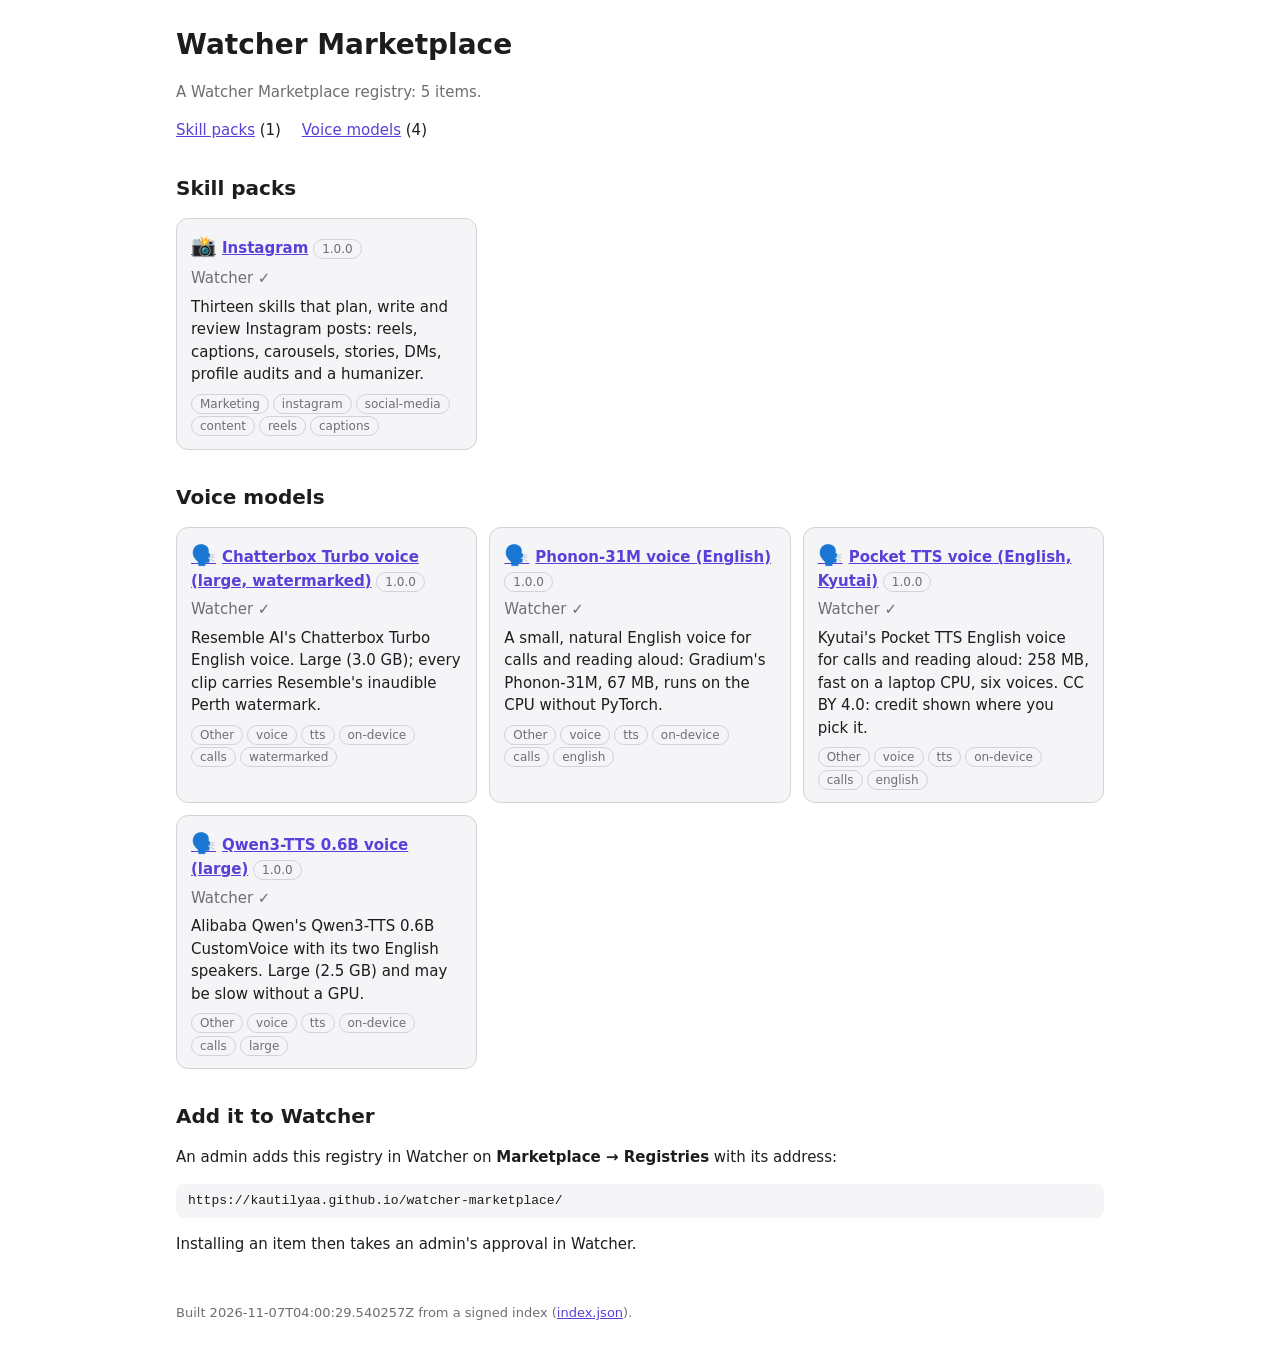
<file: docs/index.html>
<!doctype html>
<html lang="en">
<head>
<meta charset="utf-8">
<meta name="viewport" content="width=device-width, initial-scale=1">
<meta http-equiv="Content-Security-Policy" content="default-src 'none'; img-src 'self'; style-src 'self'">
<meta name="referrer" content="no-referrer">
<title>Watcher Marketplace</title>
<link rel="stylesheet" href="catalog.css">
</head>
<body>
<header>
<h1>Watcher Marketplace</h1>
<p class="muted">A Watcher Marketplace registry: 5 items.</p>
</header>
<main>
<nav><ul>
<li><a href="#skill_pack">Skill packs</a> (1)</li>
<li><a href="#voice_model">Voice models</a> (4)</li>
</ul></nav>
<section id="skill_pack">
<h2>Skill packs</h2>
<ul class="cards">
<li class="card">
<a href="items/watcher/instagram/index.html"><span class="icon">📸</span><b>Instagram</b></a> <span class="pill">1.0.0</span>
<p class="muted">Watcher ✓</p>
<p>Thirteen skills that plan, write and review Instagram posts: reels, captions, carousels, stories, DMs, profile audits and a humanizer.</p>
<p><span class="pill">Marketing</span><span class="pill">instagram</span><span class="pill">social-media</span><span class="pill">content</span><span class="pill">reels</span><span class="pill">captions</span></p>
</li>
</ul>
</section>
<section id="voice_model">
<h2>Voice models</h2>
<ul class="cards">
<li class="card">
<a href="items/watcher/voice-chatterbox-turbo/index.html"><span class="icon">🗣️</span><b>Chatterbox Turbo voice (large, watermarked)</b></a> <span class="pill">1.0.0</span>
<p class="muted">Watcher ✓</p>
<p>Resemble AI&#x27;s Chatterbox Turbo English voice. Large (3.0 GB); every clip carries Resemble&#x27;s inaudible Perth watermark.</p>
<p><span class="pill">Other</span><span class="pill">voice</span><span class="pill">tts</span><span class="pill">on-device</span><span class="pill">calls</span><span class="pill">watermarked</span></p>
</li>
<li class="card">
<a href="items/watcher/voice-phonon-31m/index.html"><span class="icon">🗣️</span><b>Phonon-31M voice (English)</b></a> <span class="pill">1.0.0</span>
<p class="muted">Watcher ✓</p>
<p>A small, natural English voice for calls and reading aloud: Gradium&#x27;s Phonon-31M, 67 MB, runs on the CPU without PyTorch.</p>
<p><span class="pill">Other</span><span class="pill">voice</span><span class="pill">tts</span><span class="pill">on-device</span><span class="pill">calls</span><span class="pill">english</span></p>
</li>
<li class="card">
<a href="items/watcher/voice-pocket-tts/index.html"><span class="icon">🗣️</span><b>Pocket TTS voice (English, Kyutai)</b></a> <span class="pill">1.0.0</span>
<p class="muted">Watcher ✓</p>
<p>Kyutai&#x27;s Pocket TTS English voice for calls and reading aloud: 258 MB, fast on a laptop CPU, six voices. CC BY 4.0: credit shown where you pick it.</p>
<p><span class="pill">Other</span><span class="pill">voice</span><span class="pill">tts</span><span class="pill">on-device</span><span class="pill">calls</span><span class="pill">english</span></p>
</li>
<li class="card">
<a href="items/watcher/voice-qwen3-tts-0-6b/index.html"><span class="icon">🗣️</span><b>Qwen3-TTS 0.6B voice (large)</b></a> <span class="pill">1.0.0</span>
<p class="muted">Watcher ✓</p>
<p>Alibaba Qwen&#x27;s Qwen3-TTS 0.6B CustomVoice with its two English speakers. Large (2.5 GB) and may be slow without a GPU.</p>
<p><span class="pill">Other</span><span class="pill">voice</span><span class="pill">tts</span><span class="pill">on-device</span><span class="pill">calls</span><span class="pill">large</span></p>
</li>
</ul>
</section>
<section class="add">
<h2>Add it to Watcher</h2>
<p>An admin adds this registry in Watcher on <b>Marketplace → Registries</b> with its address:</p>
<pre>https://kautilyaa.github.io/watcher-marketplace/</pre>
<p>Installing an item then takes an admin's approval in Watcher.</p>
</section>
</main>
<footer>Built 2026-11-07T04:00:29.540257Z from a signed index (<a href="index.json">index.json</a>).</footer>
</body>
</html>
</file>
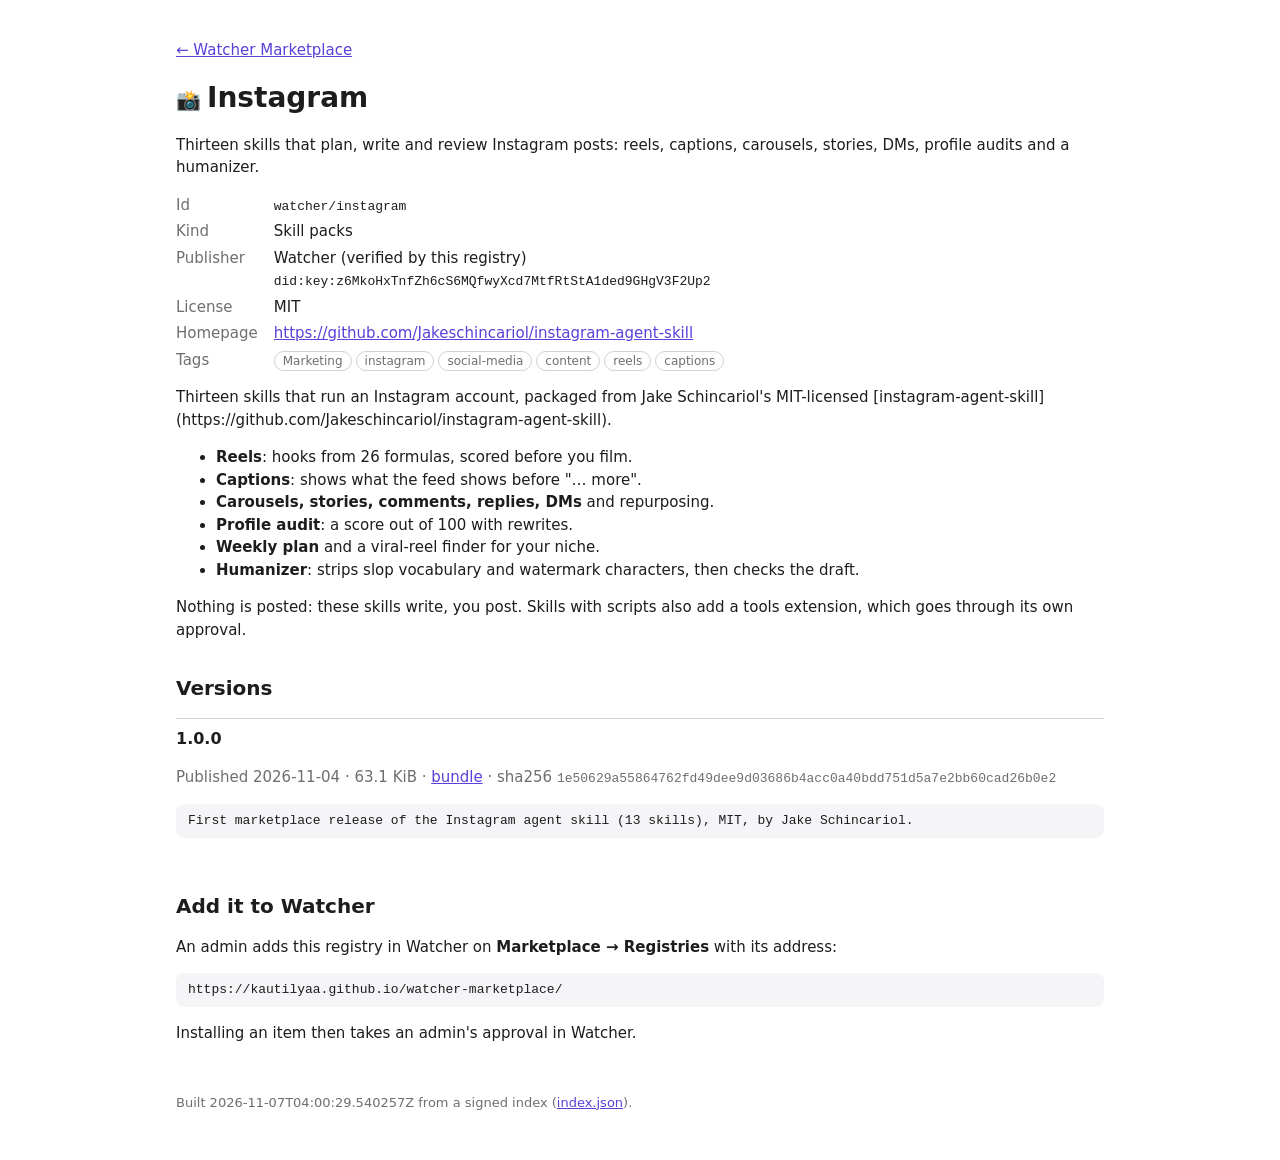
<file: docs/items/watcher/instagram/index.html>
<!doctype html>
<html lang="en">
<head>
<meta charset="utf-8">
<meta name="viewport" content="width=device-width, initial-scale=1">
<meta http-equiv="Content-Security-Policy" content="default-src 'none'; img-src 'self'; style-src 'self'">
<meta name="referrer" content="no-referrer">
<title>Instagram · Watcher Marketplace</title>
<link rel="stylesheet" href="../../../catalog.css">
</head>
<body>
<header>
<p><a href="../../../index.html">← Watcher Marketplace</a></p>
<h1><span class="icon">📸</span>Instagram</h1>
<p>Thirteen skills that plan, write and review Instagram posts: reels, captions, carousels, stories, DMs, profile audits and a humanizer.</p>
</header>
<main>
<dl class="facts">
<dt>Id</dt><dd><code>watcher/instagram</code></dd>
<dt>Kind</dt><dd>Skill packs</dd>
<dt>Publisher</dt><dd>Watcher (verified by this registry)<br><code>did:key:z6MkoHxTnfZh6cS6MQfwyXcd7MtfRtStA1ded9GHgV3F2Up2</code></dd>
<dt>License</dt><dd>MIT</dd>
<dt>Homepage</dt><dd><a href="https://github.com/Jakeschincariol/instagram-agent-skill" rel="noopener noreferrer nofollow">https://github.com/Jakeschincariol/instagram-agent-skill</a></dd>
<dt>Tags</dt><dd><span class="pill">Marketing</span><span class="pill">instagram</span><span class="pill">social-media</span><span class="pill">content</span><span class="pill">reels</span><span class="pill">captions</span></dd>
</dl>
<section class="description">
<p>Thirteen skills that run an Instagram account, packaged from Jake Schincariol&#x27;s MIT-licensed [instagram-agent-skill](https://github.com/Jakeschincariol/instagram-agent-skill).</p>
<ul><li><strong>Reels</strong>: hooks from 26 formulas, scored before you film.</li><li><strong>Captions</strong>: shows what the feed shows before &quot;… more&quot;.</li><li><strong>Carousels, stories, comments, replies, DMs</strong> and repurposing.</li><li><strong>Profile audit</strong>: a score out of 100 with rewrites.</li><li><strong>Weekly plan</strong> and a viral-reel finder for your niche.</li><li><strong>Humanizer</strong>: strips slop vocabulary and watermark characters, then checks the draft.</li></ul>
<p>Nothing is posted: these skills write, you post. Skills with scripts also add a tools extension, which goes through its own approval.</p>
</section>
<h2>Versions</h2>
<ol class="versions">
<li>
<h3>1.0.0</h3>
<p class="muted">Published 2026-11-04 · 63.1 KiB · <a href="../../../bundles/watcher/instagram/1.0.0.tar.gz">bundle</a> · sha256 <code>1e50629a55864762fd49dee9d03686b4acc0a40bdd751d5a7e2bb60cad26b0e2</code></p>
<pre>First marketplace release of the Instagram agent skill (13 skills), MIT, by Jake Schincariol.</pre>
</li>
</ol>
<section class="add">
<h2>Add it to Watcher</h2>
<p>An admin adds this registry in Watcher on <b>Marketplace → Registries</b> with its address:</p>
<pre>https://kautilyaa.github.io/watcher-marketplace/</pre>
<p>Installing an item then takes an admin's approval in Watcher.</p>
</section>
</main>
<footer>Built 2026-11-07T04:00:29.540257Z from a signed index (<a href="../../../index.json">index.json</a>).</footer>
</body>
</html>
</file>
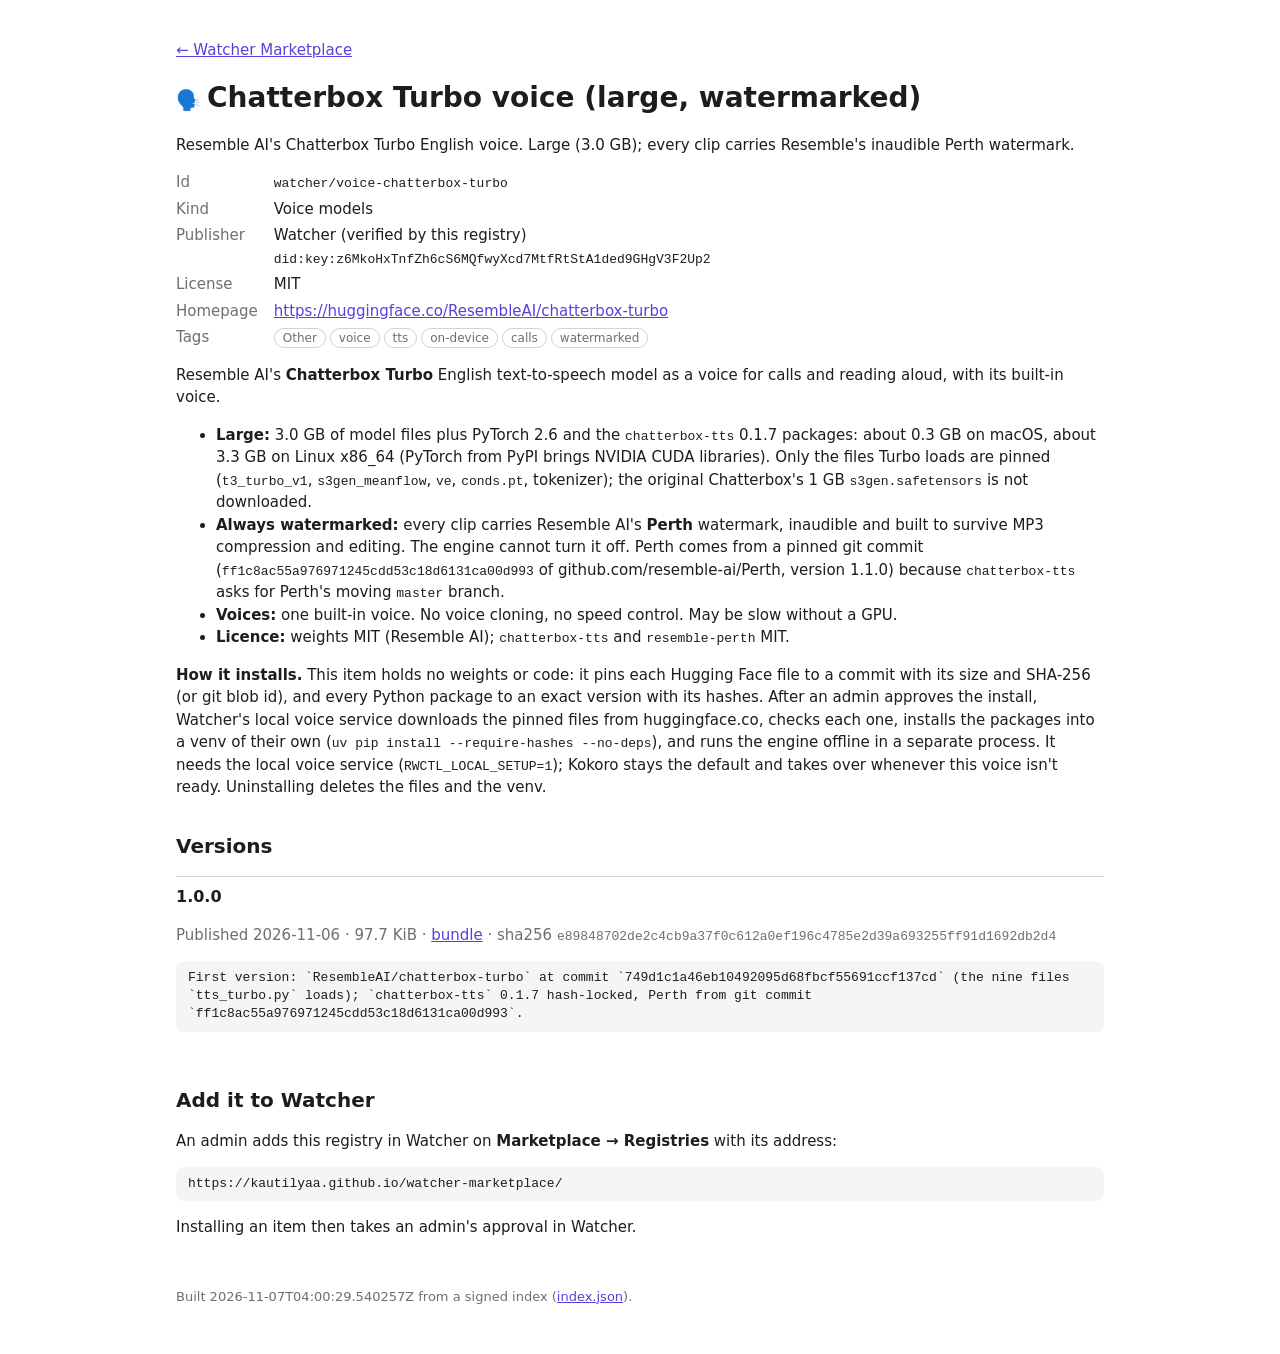
<file: docs/items/watcher/voice-chatterbox-turbo/index.html>
<!doctype html>
<html lang="en">
<head>
<meta charset="utf-8">
<meta name="viewport" content="width=device-width, initial-scale=1">
<meta http-equiv="Content-Security-Policy" content="default-src 'none'; img-src 'self'; style-src 'self'">
<meta name="referrer" content="no-referrer">
<title>Chatterbox Turbo voice (large, watermarked) · Watcher Marketplace</title>
<link rel="stylesheet" href="../../../catalog.css">
</head>
<body>
<header>
<p><a href="../../../index.html">← Watcher Marketplace</a></p>
<h1><span class="icon">🗣️</span>Chatterbox Turbo voice (large, watermarked)</h1>
<p>Resemble AI&#x27;s Chatterbox Turbo English voice. Large (3.0 GB); every clip carries Resemble&#x27;s inaudible Perth watermark.</p>
</header>
<main>
<dl class="facts">
<dt>Id</dt><dd><code>watcher/voice-chatterbox-turbo</code></dd>
<dt>Kind</dt><dd>Voice models</dd>
<dt>Publisher</dt><dd>Watcher (verified by this registry)<br><code>did:key:z6MkoHxTnfZh6cS6MQfwyXcd7MtfRtStA1ded9GHgV3F2Up2</code></dd>
<dt>License</dt><dd>MIT</dd>
<dt>Homepage</dt><dd><a href="https://huggingface.co/ResembleAI/chatterbox-turbo" rel="noopener noreferrer nofollow">https://huggingface.co/ResembleAI/chatterbox-turbo</a></dd>
<dt>Tags</dt><dd><span class="pill">Other</span><span class="pill">voice</span><span class="pill">tts</span><span class="pill">on-device</span><span class="pill">calls</span><span class="pill">watermarked</span></dd>
</dl>
<section class="description">
<p>Resemble AI&#x27;s <strong>Chatterbox Turbo</strong> English text-to-speech model as a voice for calls and reading aloud, with its built-in voice.</p>
<ul><li><strong>Large:</strong> 3.0 GB of model files plus PyTorch 2.6 and the <code>chatterbox-tts</code> 0.1.7 packages: about 0.3 GB on macOS, about 3.3 GB on Linux x86_64 (PyTorch from PyPI brings NVIDIA CUDA libraries). Only the files Turbo loads are pinned (<code>t3_turbo_v1</code>, <code>s3gen_meanflow</code>, <code>ve</code>, <code>conds.pt</code>, tokenizer); the original Chatterbox&#x27;s 1 GB <code>s3gen.safetensors</code> is not downloaded.</li><li><strong>Always watermarked:</strong> every clip carries Resemble AI&#x27;s <strong>Perth</strong> watermark, inaudible and built to survive MP3 compression and editing. The engine cannot turn it off. Perth comes from a pinned git commit (<code>ff1c8ac55a976971245cdd53c18d6131ca00d993</code> of github.com/resemble-ai/Perth, version 1.1.0) because <code>chatterbox-tts</code> asks for Perth&#x27;s moving <code>master</code> branch.</li><li><strong>Voices:</strong> one built-in voice. No voice cloning, no speed control. May be slow without a GPU.</li><li><strong>Licence:</strong> weights MIT (Resemble AI); <code>chatterbox-tts</code> and <code>resemble-perth</code> MIT.</li></ul>
<p><strong>How it installs.</strong> This item holds no weights or code: it pins each Hugging Face file to a commit with its size and SHA-256 (or git blob id), and every Python package to an exact version with its hashes. After an admin approves the install, Watcher&#x27;s local voice service downloads the pinned files from huggingface.co, checks each one, installs the packages into a venv of their own (<code>uv pip install --require-hashes --no-deps</code>), and runs the engine offline in a separate process. It needs the local voice service (<code>RWCTL_LOCAL_SETUP=1</code>); Kokoro stays the default and takes over whenever this voice isn&#x27;t ready. Uninstalling deletes the files and the venv.</p>
</section>
<h2>Versions</h2>
<ol class="versions">
<li>
<h3>1.0.0</h3>
<p class="muted">Published 2026-11-06 · 97.7 KiB · <a href="../../../bundles/watcher/voice-chatterbox-turbo/1.0.0.tar.gz">bundle</a> · sha256 <code>e89848702de2c4cb9a37f0c612a0ef196c4785e2d39a693255ff91d1692db2d4</code></p>
<pre>First version: `ResembleAI/chatterbox-turbo` at commit `749d1c1a46eb10492095d68fbcf55691ccf137cd` (the nine files `tts_turbo.py` loads); `chatterbox-tts` 0.1.7 hash-locked, Perth from git commit `ff1c8ac55a976971245cdd53c18d6131ca00d993`.</pre>
</li>
</ol>
<section class="add">
<h2>Add it to Watcher</h2>
<p>An admin adds this registry in Watcher on <b>Marketplace → Registries</b> with its address:</p>
<pre>https://kautilyaa.github.io/watcher-marketplace/</pre>
<p>Installing an item then takes an admin's approval in Watcher.</p>
</section>
</main>
<footer>Built 2026-11-07T04:00:29.540257Z from a signed index (<a href="../../../index.json">index.json</a>).</footer>
</body>
</html>
</file>
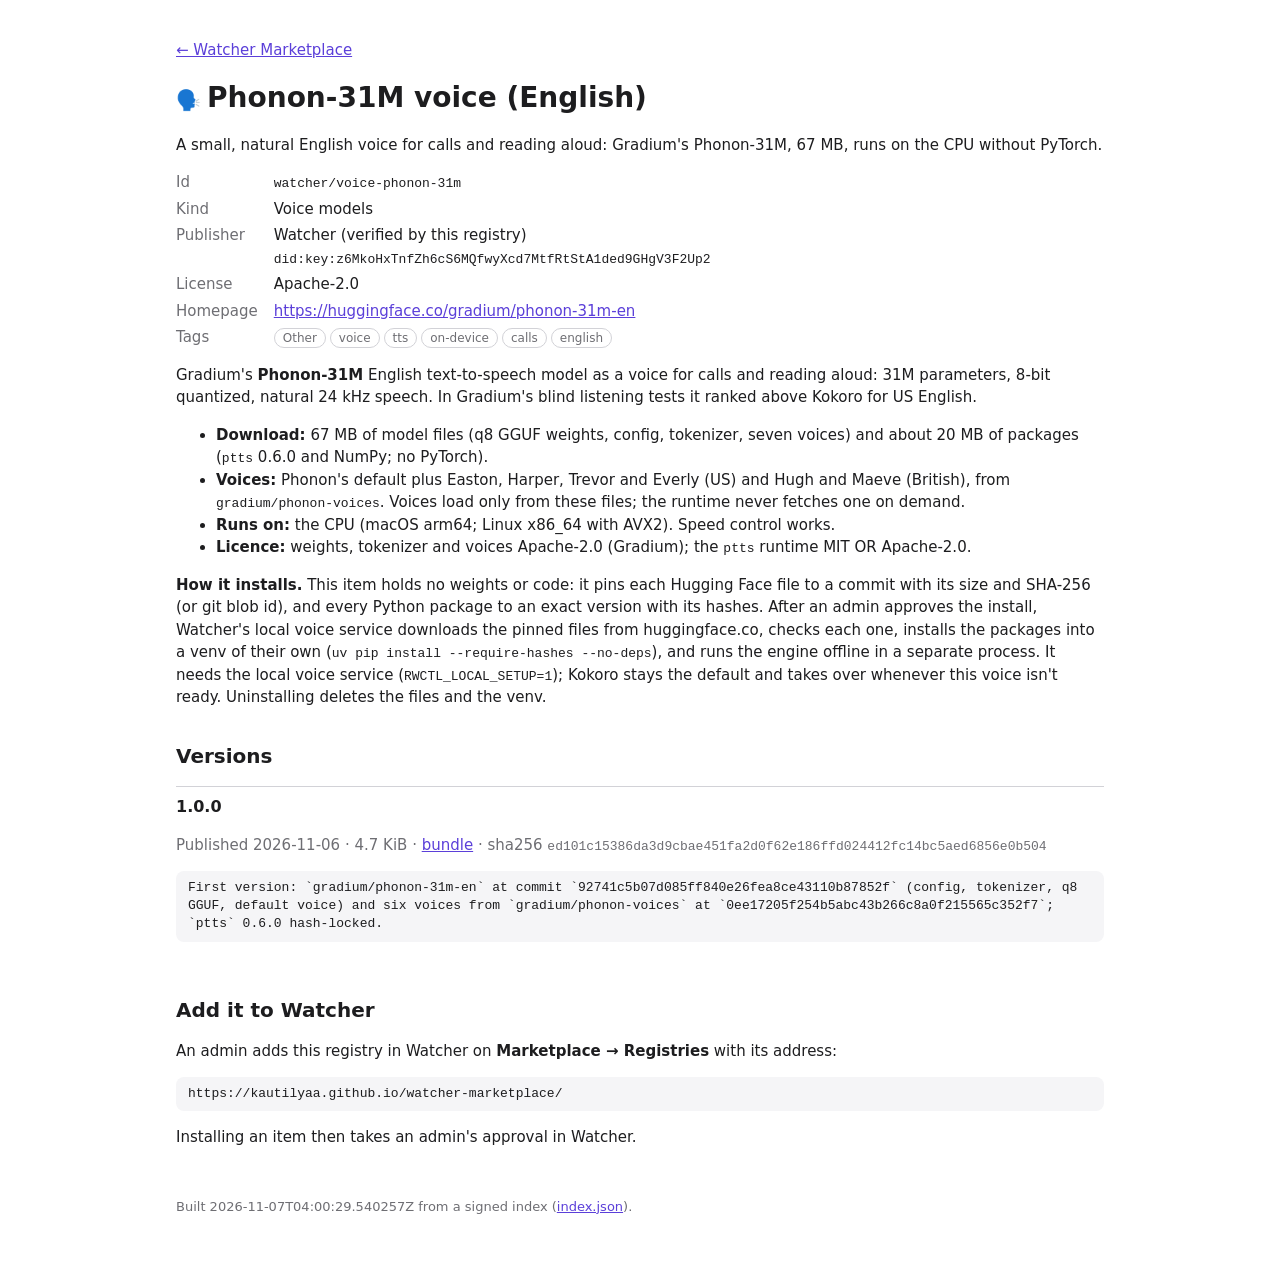
<file: docs/items/watcher/voice-phonon-31m/index.html>
<!doctype html>
<html lang="en">
<head>
<meta charset="utf-8">
<meta name="viewport" content="width=device-width, initial-scale=1">
<meta http-equiv="Content-Security-Policy" content="default-src 'none'; img-src 'self'; style-src 'self'">
<meta name="referrer" content="no-referrer">
<title>Phonon-31M voice (English) · Watcher Marketplace</title>
<link rel="stylesheet" href="../../../catalog.css">
</head>
<body>
<header>
<p><a href="../../../index.html">← Watcher Marketplace</a></p>
<h1><span class="icon">🗣️</span>Phonon-31M voice (English)</h1>
<p>A small, natural English voice for calls and reading aloud: Gradium&#x27;s Phonon-31M, 67 MB, runs on the CPU without PyTorch.</p>
</header>
<main>
<dl class="facts">
<dt>Id</dt><dd><code>watcher/voice-phonon-31m</code></dd>
<dt>Kind</dt><dd>Voice models</dd>
<dt>Publisher</dt><dd>Watcher (verified by this registry)<br><code>did:key:z6MkoHxTnfZh6cS6MQfwyXcd7MtfRtStA1ded9GHgV3F2Up2</code></dd>
<dt>License</dt><dd>Apache-2.0</dd>
<dt>Homepage</dt><dd><a href="https://huggingface.co/gradium/phonon-31m-en" rel="noopener noreferrer nofollow">https://huggingface.co/gradium/phonon-31m-en</a></dd>
<dt>Tags</dt><dd><span class="pill">Other</span><span class="pill">voice</span><span class="pill">tts</span><span class="pill">on-device</span><span class="pill">calls</span><span class="pill">english</span></dd>
</dl>
<section class="description">
<p>Gradium&#x27;s <strong>Phonon-31M</strong> English text-to-speech model as a voice for calls and reading aloud: 31M parameters, 8-bit quantized, natural 24 kHz speech. In Gradium&#x27;s blind listening tests it ranked above Kokoro for US English.</p>
<ul><li><strong>Download:</strong> 67 MB of model files (q8 GGUF weights, config, tokenizer, seven voices) and about 20 MB of packages (<code>ptts</code> 0.6.0 and NumPy; no PyTorch).</li><li><strong>Voices:</strong> Phonon&#x27;s default plus Easton, Harper, Trevor and Everly (US) and Hugh and Maeve (British), from <code>gradium/phonon-voices</code>. Voices load only from these files; the runtime never fetches one on demand.</li><li><strong>Runs on:</strong> the CPU (macOS arm64; Linux x86_64 with AVX2). Speed control works.</li><li><strong>Licence:</strong> weights, tokenizer and voices Apache-2.0 (Gradium); the <code>ptts</code> runtime MIT OR Apache-2.0.</li></ul>
<p><strong>How it installs.</strong> This item holds no weights or code: it pins each Hugging Face file to a commit with its size and SHA-256 (or git blob id), and every Python package to an exact version with its hashes. After an admin approves the install, Watcher&#x27;s local voice service downloads the pinned files from huggingface.co, checks each one, installs the packages into a venv of their own (<code>uv pip install --require-hashes --no-deps</code>), and runs the engine offline in a separate process. It needs the local voice service (<code>RWCTL_LOCAL_SETUP=1</code>); Kokoro stays the default and takes over whenever this voice isn&#x27;t ready. Uninstalling deletes the files and the venv.</p>
</section>
<h2>Versions</h2>
<ol class="versions">
<li>
<h3>1.0.0</h3>
<p class="muted">Published 2026-11-06 · 4.7 KiB · <a href="../../../bundles/watcher/voice-phonon-31m/1.0.0.tar.gz">bundle</a> · sha256 <code>ed101c15386da3d9cbae451fa2d0f62e186ffd024412fc14bc5aed6856e0b504</code></p>
<pre>First version: `gradium/phonon-31m-en` at commit `92741c5b07d085ff840e26fea8ce43110b87852f` (config, tokenizer, q8 GGUF, default voice) and six voices from `gradium/phonon-voices` at `0ee17205f254b5abc43b266c8a0f215565c352f7`; `ptts` 0.6.0 hash-locked.</pre>
</li>
</ol>
<section class="add">
<h2>Add it to Watcher</h2>
<p>An admin adds this registry in Watcher on <b>Marketplace → Registries</b> with its address:</p>
<pre>https://kautilyaa.github.io/watcher-marketplace/</pre>
<p>Installing an item then takes an admin's approval in Watcher.</p>
</section>
</main>
<footer>Built 2026-11-07T04:00:29.540257Z from a signed index (<a href="../../../index.json">index.json</a>).</footer>
</body>
</html>
</file>
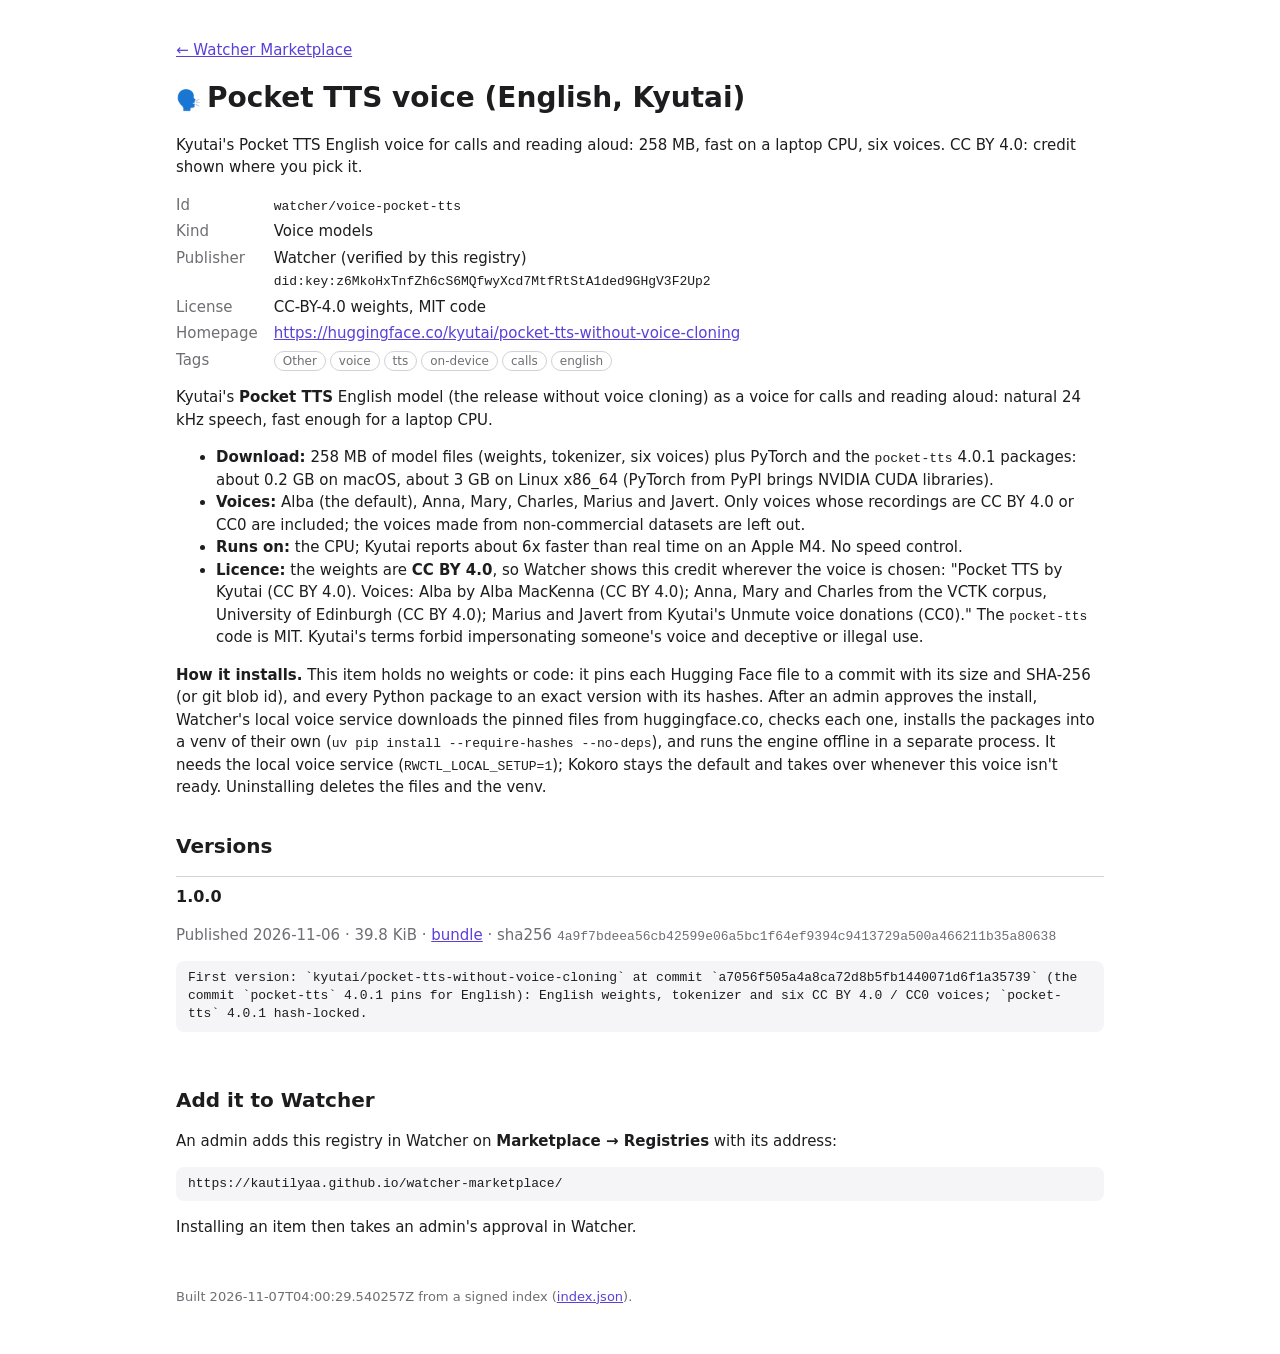
<file: docs/items/watcher/voice-pocket-tts/index.html>
<!doctype html>
<html lang="en">
<head>
<meta charset="utf-8">
<meta name="viewport" content="width=device-width, initial-scale=1">
<meta http-equiv="Content-Security-Policy" content="default-src 'none'; img-src 'self'; style-src 'self'">
<meta name="referrer" content="no-referrer">
<title>Pocket TTS voice (English, Kyutai) · Watcher Marketplace</title>
<link rel="stylesheet" href="../../../catalog.css">
</head>
<body>
<header>
<p><a href="../../../index.html">← Watcher Marketplace</a></p>
<h1><span class="icon">🗣️</span>Pocket TTS voice (English, Kyutai)</h1>
<p>Kyutai&#x27;s Pocket TTS English voice for calls and reading aloud: 258 MB, fast on a laptop CPU, six voices. CC BY 4.0: credit shown where you pick it.</p>
</header>
<main>
<dl class="facts">
<dt>Id</dt><dd><code>watcher/voice-pocket-tts</code></dd>
<dt>Kind</dt><dd>Voice models</dd>
<dt>Publisher</dt><dd>Watcher (verified by this registry)<br><code>did:key:z6MkoHxTnfZh6cS6MQfwyXcd7MtfRtStA1ded9GHgV3F2Up2</code></dd>
<dt>License</dt><dd>CC-BY-4.0 weights, MIT code</dd>
<dt>Homepage</dt><dd><a href="https://huggingface.co/kyutai/pocket-tts-without-voice-cloning" rel="noopener noreferrer nofollow">https://huggingface.co/kyutai/pocket-tts-without-voice-cloning</a></dd>
<dt>Tags</dt><dd><span class="pill">Other</span><span class="pill">voice</span><span class="pill">tts</span><span class="pill">on-device</span><span class="pill">calls</span><span class="pill">english</span></dd>
</dl>
<section class="description">
<p>Kyutai&#x27;s <strong>Pocket TTS</strong> English model (the release without voice cloning) as a voice for calls and reading aloud: natural 24 kHz speech, fast enough for a laptop CPU.</p>
<ul><li><strong>Download:</strong> 258 MB of model files (weights, tokenizer, six voices) plus PyTorch and the <code>pocket-tts</code> 4.0.1 packages: about 0.2 GB on macOS, about 3 GB on Linux x86_64 (PyTorch from PyPI brings NVIDIA CUDA libraries).</li><li><strong>Voices:</strong> Alba (the default), Anna, Mary, Charles, Marius and Javert. Only voices whose recordings are CC BY 4.0 or CC0 are included; the voices made from non-commercial datasets are left out.</li><li><strong>Runs on:</strong> the CPU; Kyutai reports about 6x faster than real time on an Apple M4. No speed control.</li><li><strong>Licence:</strong> the weights are <strong>CC BY 4.0</strong>, so Watcher shows this credit wherever the voice is chosen: &quot;Pocket TTS by Kyutai (CC BY 4.0). Voices: Alba by Alba MacKenna (CC BY 4.0); Anna, Mary and Charles from the VCTK corpus, University of Edinburgh (CC BY 4.0); Marius and Javert from Kyutai&#x27;s Unmute voice donations (CC0).&quot; The <code>pocket-tts</code> code is MIT. Kyutai&#x27;s terms forbid impersonating someone&#x27;s voice and deceptive or illegal use.</li></ul>
<p><strong>How it installs.</strong> This item holds no weights or code: it pins each Hugging Face file to a commit with its size and SHA-256 (or git blob id), and every Python package to an exact version with its hashes. After an admin approves the install, Watcher&#x27;s local voice service downloads the pinned files from huggingface.co, checks each one, installs the packages into a venv of their own (<code>uv pip install --require-hashes --no-deps</code>), and runs the engine offline in a separate process. It needs the local voice service (<code>RWCTL_LOCAL_SETUP=1</code>); Kokoro stays the default and takes over whenever this voice isn&#x27;t ready. Uninstalling deletes the files and the venv.</p>
</section>
<h2>Versions</h2>
<ol class="versions">
<li>
<h3>1.0.0</h3>
<p class="muted">Published 2026-11-06 · 39.8 KiB · <a href="../../../bundles/watcher/voice-pocket-tts/1.0.0.tar.gz">bundle</a> · sha256 <code>4a9f7bdeea56cb42599e06a5bc1f64ef9394c9413729a500a466211b35a80638</code></p>
<pre>First version: `kyutai/pocket-tts-without-voice-cloning` at commit `a7056f505a4a8ca72d8b5fb1440071d6f1a35739` (the commit `pocket-tts` 4.0.1 pins for English): English weights, tokenizer and six CC BY 4.0 / CC0 voices; `pocket-tts` 4.0.1 hash-locked.</pre>
</li>
</ol>
<section class="add">
<h2>Add it to Watcher</h2>
<p>An admin adds this registry in Watcher on <b>Marketplace → Registries</b> with its address:</p>
<pre>https://kautilyaa.github.io/watcher-marketplace/</pre>
<p>Installing an item then takes an admin's approval in Watcher.</p>
</section>
</main>
<footer>Built 2026-11-07T04:00:29.540257Z from a signed index (<a href="../../../index.json">index.json</a>).</footer>
</body>
</html>
</file>
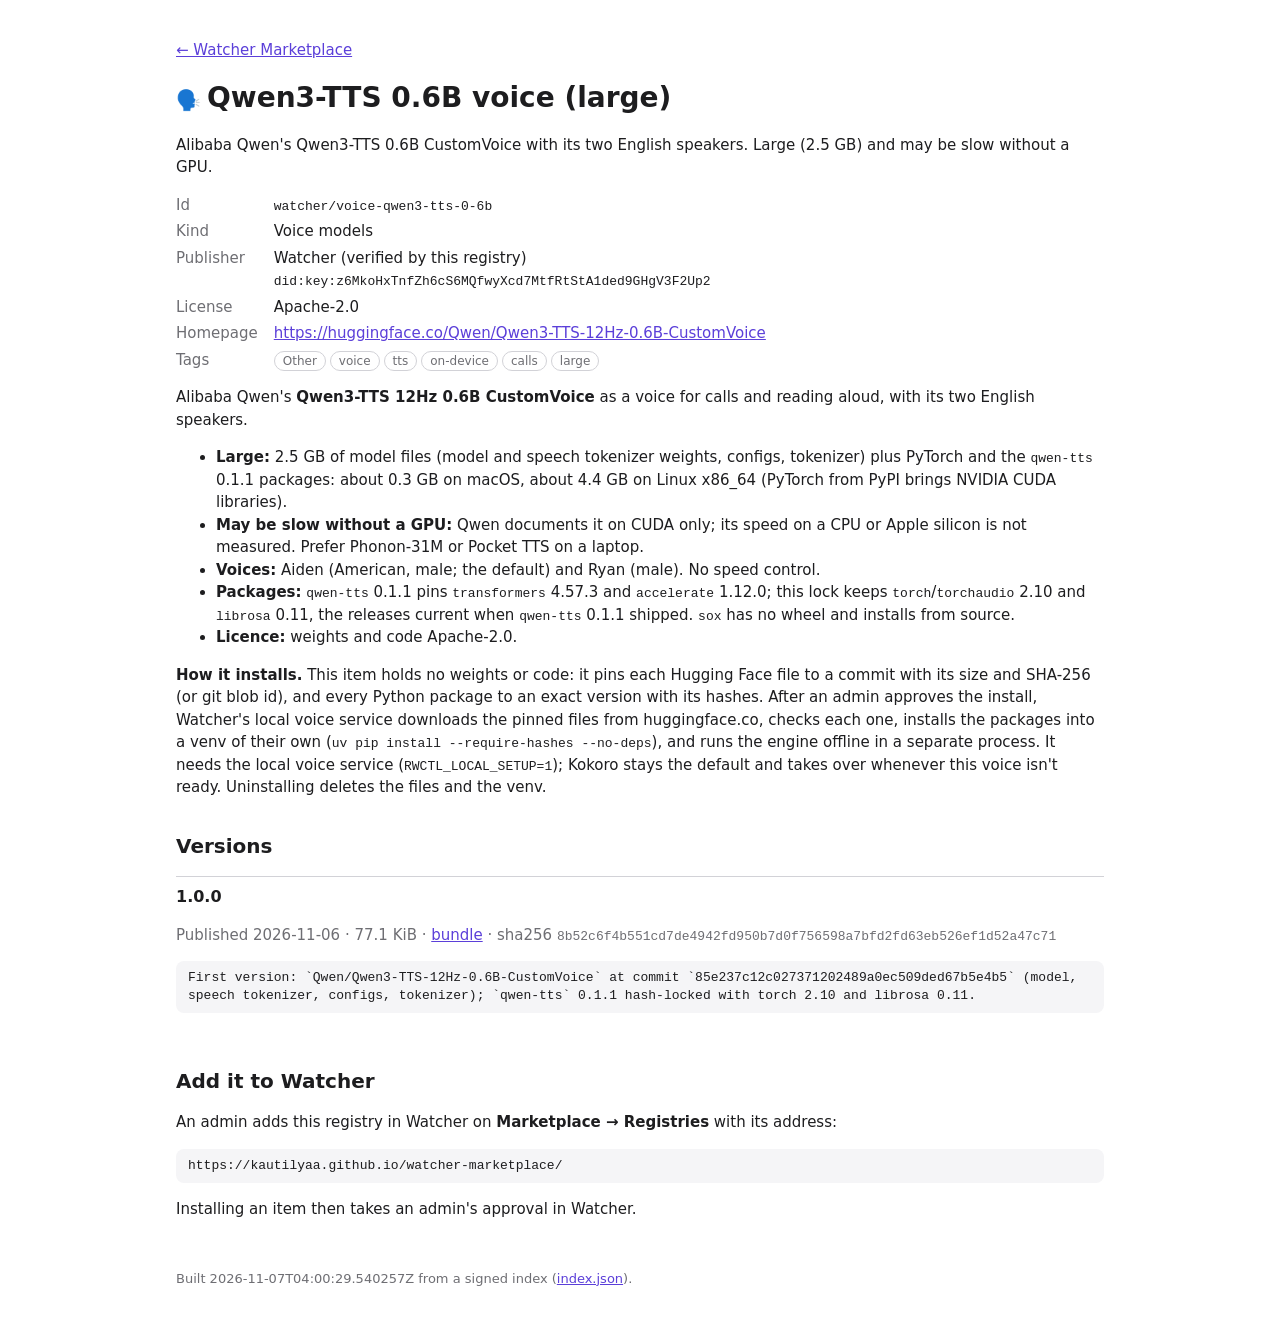
<file: docs/items/watcher/voice-qwen3-tts-0-6b/index.html>
<!doctype html>
<html lang="en">
<head>
<meta charset="utf-8">
<meta name="viewport" content="width=device-width, initial-scale=1">
<meta http-equiv="Content-Security-Policy" content="default-src 'none'; img-src 'self'; style-src 'self'">
<meta name="referrer" content="no-referrer">
<title>Qwen3-TTS 0.6B voice (large) · Watcher Marketplace</title>
<link rel="stylesheet" href="../../../catalog.css">
</head>
<body>
<header>
<p><a href="../../../index.html">← Watcher Marketplace</a></p>
<h1><span class="icon">🗣️</span>Qwen3-TTS 0.6B voice (large)</h1>
<p>Alibaba Qwen&#x27;s Qwen3-TTS 0.6B CustomVoice with its two English speakers. Large (2.5 GB) and may be slow without a GPU.</p>
</header>
<main>
<dl class="facts">
<dt>Id</dt><dd><code>watcher/voice-qwen3-tts-0-6b</code></dd>
<dt>Kind</dt><dd>Voice models</dd>
<dt>Publisher</dt><dd>Watcher (verified by this registry)<br><code>did:key:z6MkoHxTnfZh6cS6MQfwyXcd7MtfRtStA1ded9GHgV3F2Up2</code></dd>
<dt>License</dt><dd>Apache-2.0</dd>
<dt>Homepage</dt><dd><a href="https://huggingface.co/Qwen/Qwen3-TTS-12Hz-0.6B-CustomVoice" rel="noopener noreferrer nofollow">https://huggingface.co/Qwen/Qwen3-TTS-12Hz-0.6B-CustomVoice</a></dd>
<dt>Tags</dt><dd><span class="pill">Other</span><span class="pill">voice</span><span class="pill">tts</span><span class="pill">on-device</span><span class="pill">calls</span><span class="pill">large</span></dd>
</dl>
<section class="description">
<p>Alibaba Qwen&#x27;s <strong>Qwen3-TTS 12Hz 0.6B CustomVoice</strong> as a voice for calls and reading aloud, with its two English speakers.</p>
<ul><li><strong>Large:</strong> 2.5 GB of model files (model and speech tokenizer weights, configs, tokenizer) plus PyTorch and the <code>qwen-tts</code> 0.1.1 packages: about 0.3 GB on macOS, about 4.4 GB on Linux x86_64 (PyTorch from PyPI brings NVIDIA CUDA libraries).</li><li><strong>May be slow without a GPU:</strong> Qwen documents it on CUDA only; its speed on a CPU or Apple silicon is not measured. Prefer Phonon-31M or Pocket TTS on a laptop.</li><li><strong>Voices:</strong> Aiden (American, male; the default) and Ryan (male). No speed control.</li><li><strong>Packages:</strong> <code>qwen-tts</code> 0.1.1 pins <code>transformers</code> 4.57.3 and <code>accelerate</code> 1.12.0; this lock keeps <code>torch</code>/<code>torchaudio</code> 2.10 and <code>librosa</code> 0.11, the releases current when <code>qwen-tts</code> 0.1.1 shipped. <code>sox</code> has no wheel and installs from source.</li><li><strong>Licence:</strong> weights and code Apache-2.0.</li></ul>
<p><strong>How it installs.</strong> This item holds no weights or code: it pins each Hugging Face file to a commit with its size and SHA-256 (or git blob id), and every Python package to an exact version with its hashes. After an admin approves the install, Watcher&#x27;s local voice service downloads the pinned files from huggingface.co, checks each one, installs the packages into a venv of their own (<code>uv pip install --require-hashes --no-deps</code>), and runs the engine offline in a separate process. It needs the local voice service (<code>RWCTL_LOCAL_SETUP=1</code>); Kokoro stays the default and takes over whenever this voice isn&#x27;t ready. Uninstalling deletes the files and the venv.</p>
</section>
<h2>Versions</h2>
<ol class="versions">
<li>
<h3>1.0.0</h3>
<p class="muted">Published 2026-11-06 · 77.1 KiB · <a href="../../../bundles/watcher/voice-qwen3-tts-0-6b/1.0.0.tar.gz">bundle</a> · sha256 <code>8b52c6f4b551cd7de4942fd950b7d0f756598a7bfd2fd63eb526ef1d52a47c71</code></p>
<pre>First version: `Qwen/Qwen3-TTS-12Hz-0.6B-CustomVoice` at commit `85e237c12c027371202489a0ec509ded67b5e4b5` (model, speech tokenizer, configs, tokenizer); `qwen-tts` 0.1.1 hash-locked with torch 2.10 and librosa 0.11.</pre>
</li>
</ol>
<section class="add">
<h2>Add it to Watcher</h2>
<p>An admin adds this registry in Watcher on <b>Marketplace → Registries</b> with its address:</p>
<pre>https://kautilyaa.github.io/watcher-marketplace/</pre>
<p>Installing an item then takes an admin's approval in Watcher.</p>
</section>
</main>
<footer>Built 2026-11-07T04:00:29.540257Z from a signed index (<a href="../../../index.json">index.json</a>).</footer>
</body>
</html>
</file>
<file: docs/catalog.css>
:root { color-scheme: light dark; --fg: #1d1d1f; --muted: #6e6e73; --line: #d2d2d7; --card: #f5f5f7;
  --accent: #5b3fd9; }
@media (prefers-color-scheme: dark) {
  :root { --fg: #f5f5f7; --muted: #a1a1a6; --line: #3a3a3c; --card: #1c1c1e; --accent: #a28bff; }
}
* { box-sizing: border-box; }
body { margin: 0 auto; max-width: 960px; padding: 24px 16px 48px; font: 15px/1.5 system-ui, sans-serif;
  color: var(--fg); }
a { color: var(--accent); }
header h1 { margin: 0 0 4px; font-size: 28px; }
h2 { margin: 32px 0 12px; font-size: 20px; }
.muted, footer { color: var(--muted); }
code, pre { font: 13px/1.4 ui-monospace, monospace; overflow-wrap: anywhere; }
pre { white-space: pre-wrap; background: var(--card); padding: 8px 12px; border-radius: 8px; }
nav ul, .cards, .versions { list-style: none; padding: 0; }
nav li { display: inline-block; margin-right: 16px; }
.cards { display: grid; grid-template-columns: repeat(auto-fill, minmax(260px, 1fr)); gap: 12px; }
.card { background: var(--card); border: 1px solid var(--line); border-radius: 12px; padding: 12px 14px; }
.card p { margin: 6px 0 0; }
.icon { font-size: 20px; margin-right: 6px; }
.pill { display: inline-block; border: 1px solid var(--line); border-radius: 999px; padding: 0 8px; font-size: 12px;
  color: var(--muted); margin: 2px 4px 0 0; }
.withdrawn { color: #c9302c; }
.facts { display: grid; grid-template-columns: max-content 1fr; gap: 4px 16px; }
.facts dt { color: var(--muted); }
.facts dd { margin: 0; }
.versions li { border-top: 1px solid var(--line); padding: 8px 0; }
.versions h3 { margin: 0; font-size: 16px; }
footer { margin-top: 48px; font-size: 13px; }
.shots { display: flex; flex-wrap: wrap; gap: 12px; }
.shots img { max-height: 240px; width: auto; height: auto; max-width: 100%; border: 1px solid var(--line);
  border-radius: 8px; }
</file>
